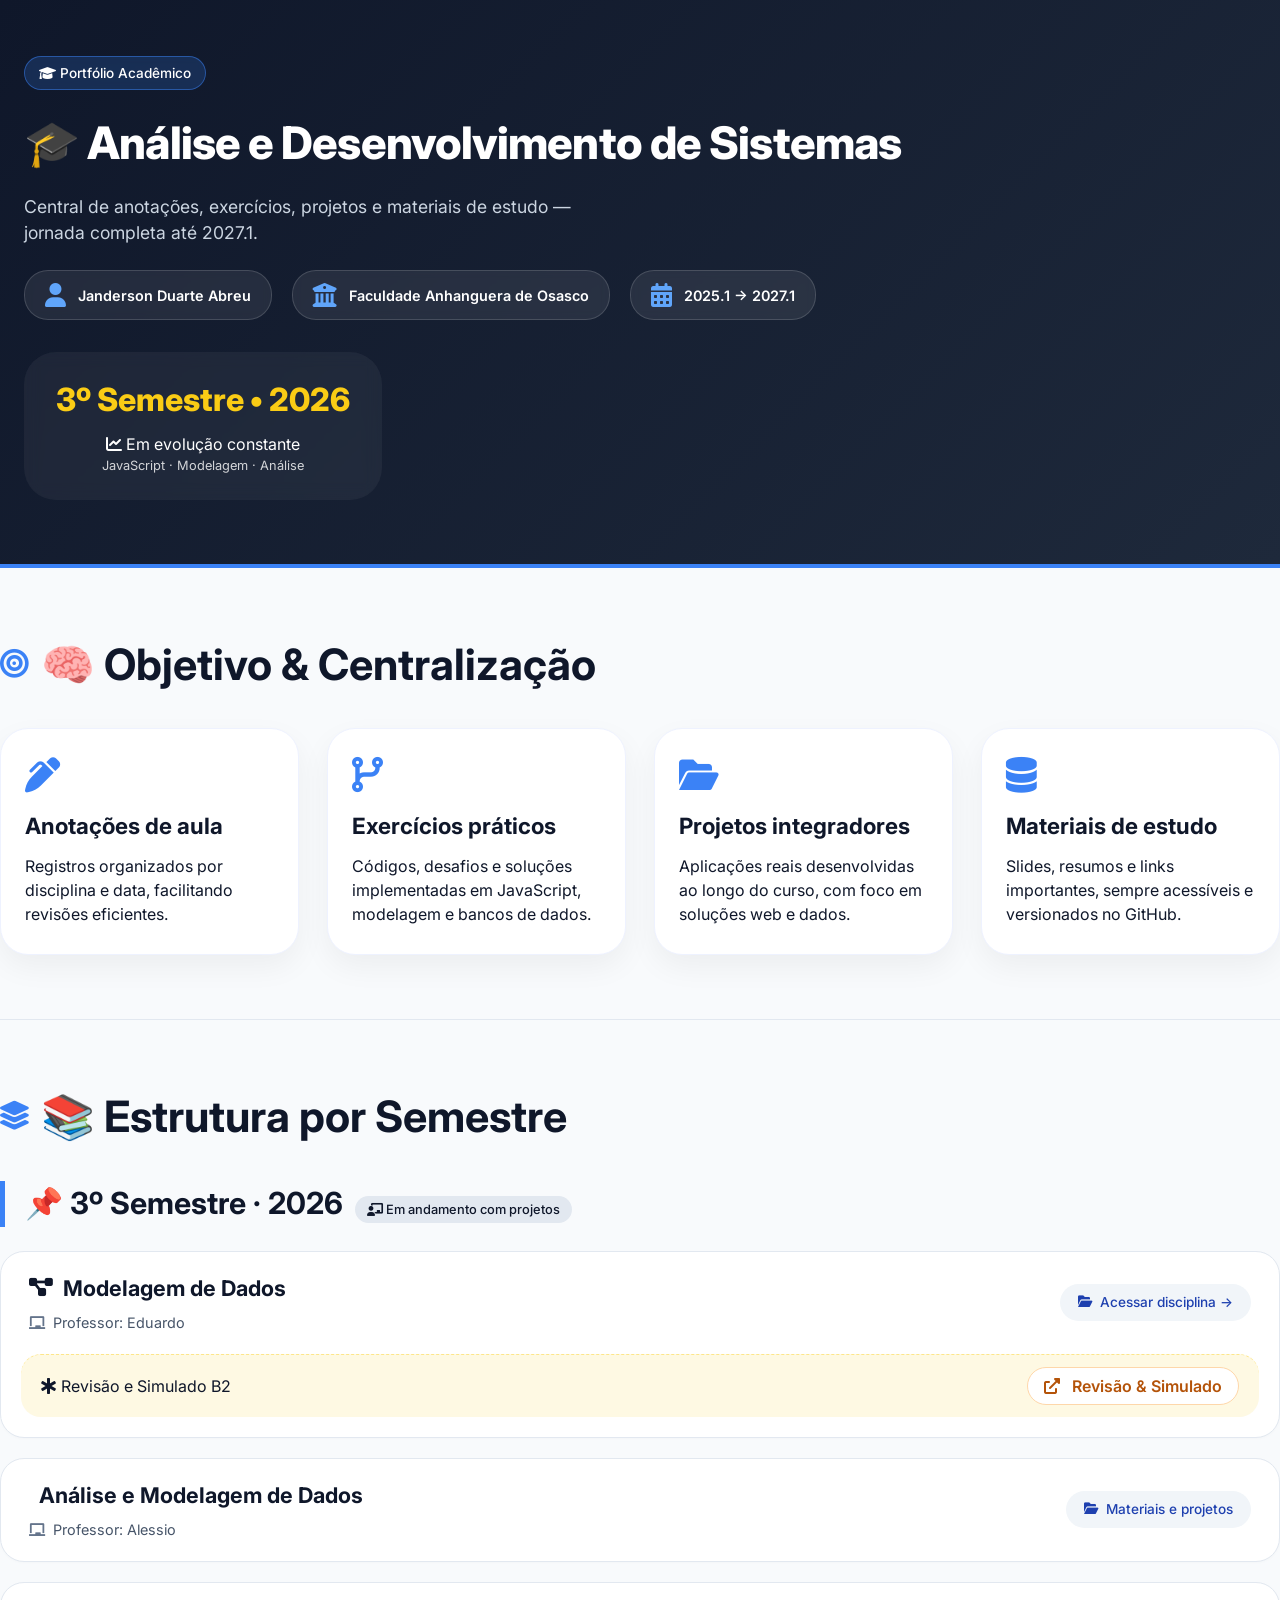
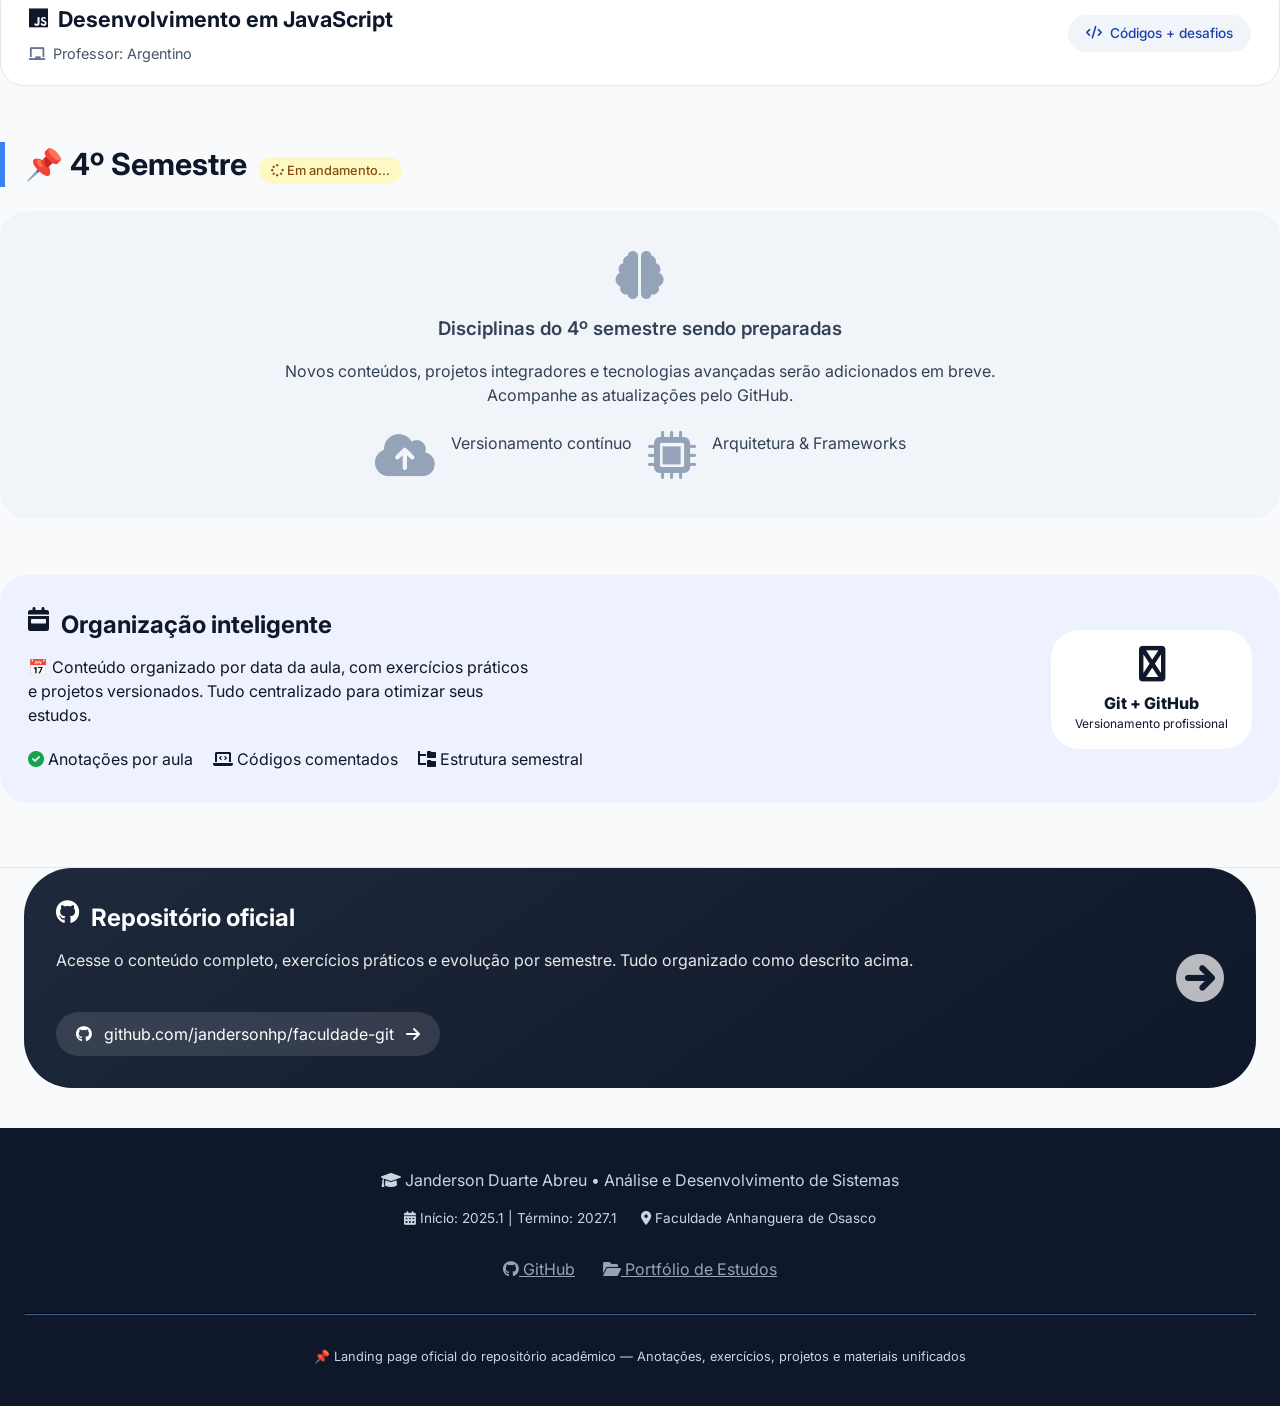
<file: index.html>
<!DOCTYPE html>
<html lang="pt-BR">
<head>
    <meta charset="UTF-8">
    <meta name="viewport" content="width=device-width, initial-scale=1.0, viewport-fit=cover">
    <title>ADS | Janderson Duarte Abreu | Faculdade Anhanguera</title>
    <!-- Google Fonts & simple reset -->
    <link href="https://fonts.googleapis.com/css2?family=Inter:opsz,wght@14..32,300;14..32,400;14..32,600;14..32,700;14..32,800&display=swap" rel="stylesheet">
    <!-- Font Awesome Icons (free) -->
    <link rel="stylesheet" href="https://cdnjs.cloudflare.com/ajax/libs/font-awesome/6.0.0-beta3/css/all.min.css">
    <style>
        * {
            margin: 0;
            padding: 0;
            box-sizing: border-box;
        }

        body {
            font-family: 'Inter', sans-serif;
            background-color: #f8fafc;
            color: #0f172a;
            line-height: 1.5;
            scroll-behavior: smooth;
        }

        .container {
            max-width: 1280px;
            margin: 0 auto;
            padding: 0 24px;
        }

        /* header / hero */
        .hero {
            background: linear-gradient(135deg, #0f172a 0%, #1e293b 100%);
            color: white;
            padding: 56px 0 64px 0;
            border-bottom: 4px solid #3b82f6;
        }

        .hero-content {
            display: flex;
            flex-wrap: wrap;
            justify-content: space-between;
            align-items: center;
            gap: 32px;
        }

        .hero-text h1 {
            font-size: 2.8rem;
            font-weight: 800;
            letter-spacing: -0.02em;
            margin-bottom: 12px;
        }

        .hero-text .badge {
            background: rgba(59,130,246,0.2);
            backdrop-filter: blur(4px);
            display: inline-block;
            padding: 6px 14px;
            border-radius: 40px;
            font-size: 0.85rem;
            font-weight: 500;
            margin-bottom: 20px;
            border: 1px solid rgba(59,130,246,0.5);
        }

        .hero-text p {
            font-size: 1.1rem;
            color: #cbd5e1;
            max-width: 550px;
            margin: 16px 0 24px 0;
        }

        .info-cards {
            display: flex;
            flex-wrap: wrap;
            gap: 20px;
            margin-top: 24px;
        }

        .info-card {
            background: rgba(255,255,255,0.08);
            backdrop-filter: blur(4px);
            border-radius: 24px;
            padding: 12px 20px;
            display: flex;
            align-items: center;
            gap: 12px;
            border: 1px solid rgba(255,255,255,0.15);
        }

        .info-card i {
            font-size: 1.5rem;
            color: #60a5fa;
        }

        .info-card span {
            font-weight: 600;
            font-size: 0.9rem;
        }

        .hero-stats {
            background: rgba(255,255,255,0.05);
            border-radius: 32px;
            padding: 24px 32px;
            text-align: center;
            backdrop-filter: blur(8px);
        }

        .hero-stats .period {
            font-size: 2rem;
            font-weight: 800;
            color: #facc15;
        }

        /* Seção objetivo / sobre */
        .section {
            padding: 64px 0;
            border-bottom: 1px solid #e2e8f0;
        }

        .section-title {
            font-size: 1.8rem;
            font-weight: 700;
            margin-bottom: 32px;
            display: flex;
            align-items: center;
            gap: 12px;
        }

        .section-title i {
            color: #3b82f6;
            font-size: 1.8rem;
        }

        .grid-cards {
            display: grid;
            grid-template-columns: repeat(auto-fit, minmax(280px, 1fr));
            gap: 28px;
        }

        .objective-card {
            background: white;
            border-radius: 28px;
            padding: 28px 24px;
            box-shadow: 0 12px 30px rgba(0,0,0,0.05);
            transition: transform 0.2s ease, box-shadow 0.2s;
            border: 1px solid #eef2ff;
        }

        .objective-card:hover {
            transform: translateY(-5px);
            box-shadow: 0 20px 35px rgba(0,0,0,0.08);
        }

        .objective-card i {
            font-size: 2.2rem;
            color: #3b82f6;
            margin-bottom: 16px;
        }

        .objective-card h3 {
            font-size: 1.4rem;
            margin-bottom: 12px;
        }

        /* disciplinas */
        .semester {
            margin-bottom: 56px;
        }

        .semester-header {
            display: flex;
            align-items: baseline;
            flex-wrap: wrap;
            gap: 12px;
            margin-bottom: 24px;
            border-left: 5px solid #3b82f6;
            padding-left: 20px;
        }

        .semester-title {
            font-size: 1.9rem;
            font-weight: 700;
        }

        .semester-badge {
            background: #e2e8f0;
            padding: 4px 12px;
            border-radius: 40px;
            font-weight: 500;
            font-size: 0.8rem;
        }

        .disciplines-list {
            display: flex;
            flex-direction: column;
            gap: 20px;
        }

        .discipline-card {
            background: white;
            border-radius: 24px;
            transition: all 0.2s;
            border: 1px solid #e2e8f0;
            overflow: hidden;
            box-shadow: 0 1px 3px rgba(0,0,0,0.02);
        }

        .discipline-card:hover {
            border-color: #b9d0f0;
            box-shadow: 0 8px 20px rgba(0,0,0,0.05);
        }

        .discipline-main {
            padding: 20px 28px;
            display: flex;
            flex-wrap: wrap;
            justify-content: space-between;
            align-items: center;
            gap: 12px;
        }

        .discipline-info h3 {
            font-size: 1.35rem;
            font-weight: 700;
            display: flex;
            align-items: center;
            gap: 10px;
            flex-wrap: wrap;
        }

        .professor {
            display: flex;
            align-items: center;
            gap: 8px;
            margin-top: 8px;
            color: #475569;
            font-size: 0.9rem;
        }

        .professor i {
            font-size: 0.9rem;
            color: #64748b;
        }

        .discipline-link {
            background: #f1f5f9;
            padding: 8px 18px;
            border-radius: 40px;
            text-decoration: none;
            font-weight: 500;
            font-size: 0.85rem;
            color: #1e40af;
            transition: background 0.2s;
            display: inline-flex;
            align-items: center;
            gap: 8px;
        }

        .discipline-link i {
            font-size: 0.8rem;
        }

        .discipline-link:hover {
            background: #e0e7ff;
            color: #1e3a8a;
        }

        .extra-link {
            background: #fef9e3;
            margin: 0 20px 20px 20px;
            padding: 12px 20px;
            border-radius: 20px;
            display: flex;
            justify-content: space-between;
            align-items: center;
            flex-wrap: wrap;
            gap: 12px;
            border-top: 1px dashed #fde68a;
        }

        .extra-link a {
            font-weight: 600;
            text-decoration: none;
            background: white;
            padding: 6px 16px;
            border-radius: 32px;
            color: #b45309;
            border: 1px solid #fed7aa;
            transition: 0.2s;
        }

        .extra-link a i {
            margin-right: 8px;
        }

        .extra-link a:hover {
            background: #fffbeb;
            border-color: #fdba74;
        }

        .in-progress {
            background: #f1f5f9;
            border-radius: 28px;
            padding: 40px 28px;
            text-align: center;
            color: #334155;
            display: flex;
            flex-direction: column;
            align-items: center;
            gap: 16px;
        }

        .in-progress i {
            font-size: 3rem;
            color: #94a3b8;
        }

        footer {
            background: #0f172a;
            color: #cbd5e1;
            padding: 40px 0;
            text-align: center;
        }

        .github-corner {
            font-size: 1rem;
            display: inline-flex;
            gap: 12px;
            align-items: center;
            background: #1e293b;
            padding: 10px 20px;
            border-radius: 60px;
            margin-top: 20px;
            text-decoration: none;
            color: white;
            transition: 0.2s;
        }

        .github-corner:hover {
            background: #2d3a4e;
        }

        @media (max-width: 780px) {
            .hero-content {
                flex-direction: column;
                text-align: center;
            }
            .hero-text h1 {
                font-size: 2rem;
            }
            .info-cards {
                justify-content: center;
            }
            .semester-header {
                flex-direction: column;
                border-left: none;
                padding-left: 0;
                border-top: 3px solid #3b82f6;
                padding-top: 16px;
            }
            .discipline-main {
                flex-direction: column;
                align-items: flex-start;
            }
        }
    </style>
</head>
<body>

<header class="hero">
    <div class="container hero-content">
        <div class="hero-text">
            <div class="badge">
                <i class="fas fa-graduation-cap"></i> Portfólio Acadêmico
            </div>
            <h1>🎓 Análise e Desenvolvimento de Sistemas</h1>
            <p>Central de anotações, exercícios, projetos e materiais de estudo — jornada completa até 2027.1.</p>
            <div class="info-cards">
                <div class="info-card"><i class="fas fa-user"></i><span>Janderson Duarte Abreu</span></div>
                <div class="info-card"><i class="fas fa-university"></i><span>Faculdade Anhanguera de Osasco</span></div>
                <div class="info-card"><i class="fas fa-calendar-alt"></i><span>2025.1 → 2027.1</span></div>
            </div>
        </div>
        <div class="hero-stats">
            <div class="period">3º Semestre • 2026</div>
            <div style="margin-top: 8px;"><i class="fas fa-chart-line"></i> Em evolução constante</div>
            <div style="font-size: 0.8rem; opacity: 0.8;">JavaScript · Modelagem · Análise</div>
        </div>
    </div>
</header>

<main>
    <!-- Objetivo Section -->
    <div class="container section">
        <div class="section-title">
            <i class="fas fa-bullseye"></i>
            <h2>🧠 Objetivo & Centralização</h2>
        </div>
        <div class="grid-cards">
            <div class="objective-card"><i class="fas fa-pen-alt"></i><h3>Anotações de aula</h3><p>Registros organizados por disciplina e data, facilitando revisões eficientes.</p></div>
            <div class="objective-card"><i class="fas fa-code-branch"></i><h3>Exercícios práticos</h3><p>Códigos, desafios e soluções implementadas em JavaScript, modelagem e bancos de dados.</p></div>
            <div class="objective-card"><i class="fas fa-folder-open"></i><h3>Projetos integradores</h3><p>Aplicações reais desenvolvidas ao longo do curso, com foco em soluções web e dados.</p></div>
            <div class="objective-card"><i class="fas fa-database"></i><h3>Materiais de estudo</h3><p>Slides, resumos e links importantes, sempre acessíveis e versionados no GitHub.</p></div>
        </div>
    </div>

    <!-- Estrutura por Semestre -->
    <div class="container section">
        <div class="section-title">
            <i class="fas fa-layer-group"></i>
            <h2>📚 Estrutura por Semestre</h2>
        </div>

        <!-- 3º Semestre (2026) detalhado -->
        <div class="semester">
            <div class="semester-header">
                <div class="semester-title">📌 3º Semestre · 2026</div>
                <div class="semester-badge"><i class="fas fa-chalkboard-user"></i> Em andamento com projetos</div>
            </div>
            <div class="disciplines-list">
                <!-- Modelagem de Dados -->
                <div class="discipline-card">
                    <div class="discipline-main">
                        <div class="discipline-info">
                            <h3><i class="fas fa-diagram-project"></i> Modelagem de Dados</h3>
                            <div class="professor"><i class="fas fa-chalkboard"></i> Professor: Eduardo</div>
                        </div>
                        <a href="https://jandersonhp.github.io/faculdade-git/2026/3-semestre/modelagem-de-dados" class="discipline-link" target="_blank" rel="noopener noreferrer"><i class="fas fa-folder-open"></i> Acessar disciplina →</a>
                    </div>
                    <div class="extra-link">
                        <span><i class="fas fa-star-of-life"></i> Revisão e Simulado B2</span>
                        <a href="https://jandersonhp.github.io/faculdade-git/2026/3-semestre/modelagem-de-dados/ResumoB2/" target="_blank" rel="noopener noreferrer"><i class="fas fa-external-link-alt"></i> Revisão & Simulado</a>
                    </div>
                </div>

                <!-- Análise e Modelagem de Dados -->
                <div class="discipline-card">
                    <div class="discipline-main">
                        <div class="discipline-info">
                            <h3><i class="fas fa-chart-simple"></i> Análise e Modelagem de Dados</h3>
                            <div class="professor"><i class="fas fa-chalkboard"></i> Professor: Alessio</div>
                        </div>
                        <a href="https://jandersonhp.github.io/faculdade-git/2026/3-semestre/analise-e-modelagem-de-dados" class="discipline-link" target="_blank" rel="noopener noreferrer"><i class="fas fa-folder-open"></i> Materiais e projetos</a>
                    </div>
                </div>

                <!-- Desenvolvimento em JavaScript -->
                <div class="discipline-card">
                    <div class="discipline-main">
                        <div class="discipline-info">
                            <h3><i class="fab fa-js"></i> Desenvolvimento em JavaScript</h3>
                            <div class="professor"><i class="fas fa-chalkboard"></i> Professor: Argentino</div>
                        </div>
                        <a href="https://jandersonhp.github.io/faculdade-git/2026/3-semestre/desenvolvimento-javascript" class="discipline-link" target="_blank" rel="noopener noreferrer"><i class="fas fa-code"></i> Códigos + desafios</a>
                    </div>
                </div>
            </div>
        </div>

        <!-- 4º Semestre "Em andamento" com visual dinâmico -->
        <div class="semester">
            <div class="semester-header">
                <div class="semester-title">📌 4º Semestre</div>
                <div class="semester-badge" style="background:#fef9c3; color:#854d0e;"><i class="fas fa-spinner fa-pulse"></i> Em andamento...</div>
            </div>
            <div class="in-progress">
                <i class="fas fa-brain"></i>
                <h3 style="font-weight: 600;">Disciplinas do 4º semestre sendo preparadas</h3>
                <p>Novos conteúdos, projetos integradores e tecnologias avançadas serão adicionados em breve.<br> Acompanhe as atualizações pelo GitHub.</p>
                <div style="display: flex; gap: 16px; margin-top: 8px;">
                    <i class="fas fa-cloud-arrow-up"></i> Versionamento contínuo
                    <i class="fas fa-microchip"></i> Arquitetura & Frameworks
                </div>
            </div>
        </div>

        <!-- Organização extra: Data e Exercícios -->
        <div style="margin-top: 40px; background: #eef2ff; border-radius: 28px; padding: 32px 28px;">
            <div style="display: flex; flex-wrap: wrap; gap: 32px; justify-content: space-between; align-items: center;">
                <div>
                    <h3 style="font-size: 1.5rem; display: flex; gap: 12px;"><i class="fas fa-calendar-week"></i> Organização inteligente</h3>
                    <p style="margin-top: 12px; max-width: 500px;">📅 Conteúdo organizado por data da aula, com exercícios práticos e projetos versionados. Tudo centralizado para otimizar seus estudos.</p>
                    <div style="display: flex; gap: 20px; margin-top: 20px; flex-wrap: wrap;">
                        <span><i class="fas fa-check-circle" style="color:#16a34a;"></i> Anotações por aula</span>
                        <span><i class="fas fa-laptop-code"></i> Códigos comentados</span>
                        <span><i class="fas fa-folder-tree"></i> Estrutura semestral</span>
                    </div>
                </div>
                <div style="background: white; border-radius: 28px; padding: 16px 24px; min-width: 180px; text-align: center;">
                    <i class="fas fa-git-alt" style="font-size: 2.2rem; color:#0f172a;"></i>
                    <div style="font-weight: 800; margin-top: 8px;">Git + GitHub</div>
                    <div style="font-size: 0.75rem;">Versionamento profissional</div>
                </div>
            </div>
        </div>
    </div>

    <!-- Acesso rápido ao repositório GitHub (Landing page baseada no repo) -->
    <div class="container" style="padding-bottom: 40px;">
        <div style="background: linear-gradient(145deg, #1e293b, #0f172a); border-radius: 48px; padding: 32px 32px; color: white; display: flex; flex-wrap: wrap; justify-content: space-between; align-items: center; gap: 20px;">
            <div>
                <h2 style="font-weight: 700; display: flex; gap: 12px;"><i class="fab fa-github"></i> Repositório oficial</h2>
                <p style="margin-top: 12px; opacity: 0.9;">Acesse o conteúdo completo, exercícios práticos e evolução por semestre. Tudo organizado como descrito acima.</p>
                <div style="margin-top: 20px;">
                    <a href="https://github.com/jandersonhp/faculdade-git" target="_blank" class="github-corner" style="background: #ffffff20; backdrop-filter: blur(4px);"><i class="fab fa-github"></i> github.com/jandersonhp/faculdade-git <i class="fas fa-arrow-right"></i></a>
                </div>
            </div>
            <div>
                <i class="fas fa-arrow-circle-right" style="font-size: 3rem; opacity: 0.7;"></i>
            </div>
        </div>
    </div>
</main>

<footer>
    <div class="container">
        <div style="display: flex; flex-direction: column; gap: 16px;">
            <div>
                <i class="fas fa-graduation-cap"></i> Janderson Duarte Abreu • Análise e Desenvolvimento de Sistemas
            </div>
            <div style="font-size: 0.85rem; display: flex; justify-content: center; gap: 24px; flex-wrap: wrap;">
                <span><i class="fas fa-calendar-alt"></i> Início: 2025.1 | Término: 2027.1</span>
                <span><i class="fas fa-map-marker-alt"></i> Faculdade Anhanguera de Osasco</span>
            </div>
            <div style="margin-top: 12px;">
                <a href="https://github.com/jandersonhp" target="_blank" style="color: #94a3b8; margin: 0 12px; transition: 0.2s;"><i class="fab fa-github"></i> GitHub</a>
                <a href="#" style="color: #94a3b8; margin: 0 12px;"><i class="fas fa-folder-open"></i> Portfólio de Estudos</a>
            </div>
            <hr style="border-color: #1e293b; margin: 16px 0;">
            <div style="font-size: 0.8rem;">📌 Landing page oficial do repositório acadêmico — Anotações, exercícios, projetos e materiais unificados</div>
        </div>
    </div>
</footer>

<!-- script suave para links externos, apenas garantia -->
<script>
    // pequeno efeito para garantir que links externos abram com segurança
    document.querySelectorAll('a[target="_blank"]').forEach(link => {
        link.setAttribute('rel', 'noopener noreferrer');
    });
    // animação de entrada suave (opcional)
    window.addEventListener('DOMContentLoaded', () => {
        const cards = document.querySelectorAll('.objective-card, .discipline-card');
        cards.forEach((card, idx) => {
            card.style.opacity = '0';
            card.style.transform = 'translateY(12px)';
            setTimeout(() => {
                card.style.transition = 'opacity 0.3s ease, transform 0.3s ease';
                card.style.opacity = '1';
                card.style.transform = 'translateY(0)';
            }, idx * 50);
        });
    });
</script>
</body>
</html>
</file>
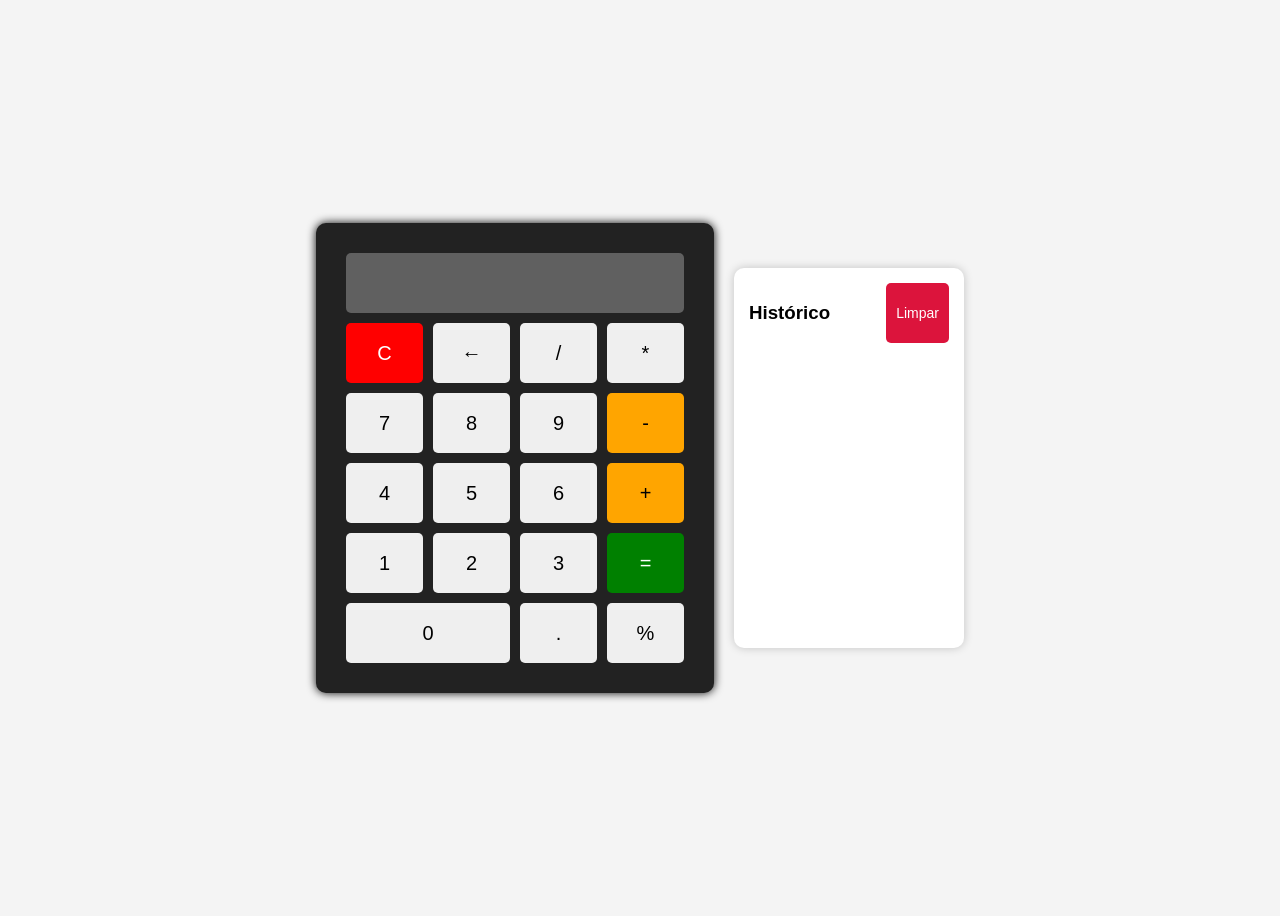
<file: 2026/3-semestre/desenvolvimento-javascript/1805Calculadora/index.html>
<!DOCTYPE html>
<html lang="en">
<head>
    <meta charset="UTF-8">
    <meta name="viewport" content="width=device-width, initial-scale=1.0">
    <link rel="stylesheet" href="style.css">
    <title>Calculadora</title>
</head>

<div class="calculadora">
  <input type="text" id="display" class="display" disabled>

  <div class="botoes">
    <button onclick="limpar()" class="limpar">C</button>
    <button onclick="apagar()">←</button>
    <button onclick="adicionar('/')">/</button>
    <button onclick="adicionar('*')">*</button>

    <button onclick="adicionar('7')">7</button>
    <button onclick="adicionar('8')">8</button>
    <button onclick="adicionar('9')">9</button>
    <button onclick="adicionar('-')" class="operador">-</button>

    <button onclick="adicionar('4')">4</button>
    <button onclick="adicionar('5')">5</button>
    <button onclick="adicionar('6')">6</button>
    <button onclick="adicionar('+')" class="operador">+</button>

    <button onclick="adicionar('1')">1</button>
    <button onclick="adicionar('2')">2</button>
    <button onclick="adicionar('3')">3</button>
    <button onclick="calcular()" class="igual">=</button>

    <button onclick="adicionar('0')" style="grid-column: span 2;">0</button>
    <button onclick="adicionar('.')">.</button>
    <button onclick="adicionar('/100')">%</button>
  </div>
</div>

<div class="historico">
    <div class="topoHistorico">
        <h3>Histórico</h3>
        <button onclick="limparHistorico()" class="btnLimparHistorico">
            Limpar
        </button>
    </div>

    <ul id="listaHistorico"></ul>
</div>
    
<body>
    <script src="script.js"></script>
</body>
</html>
</file>
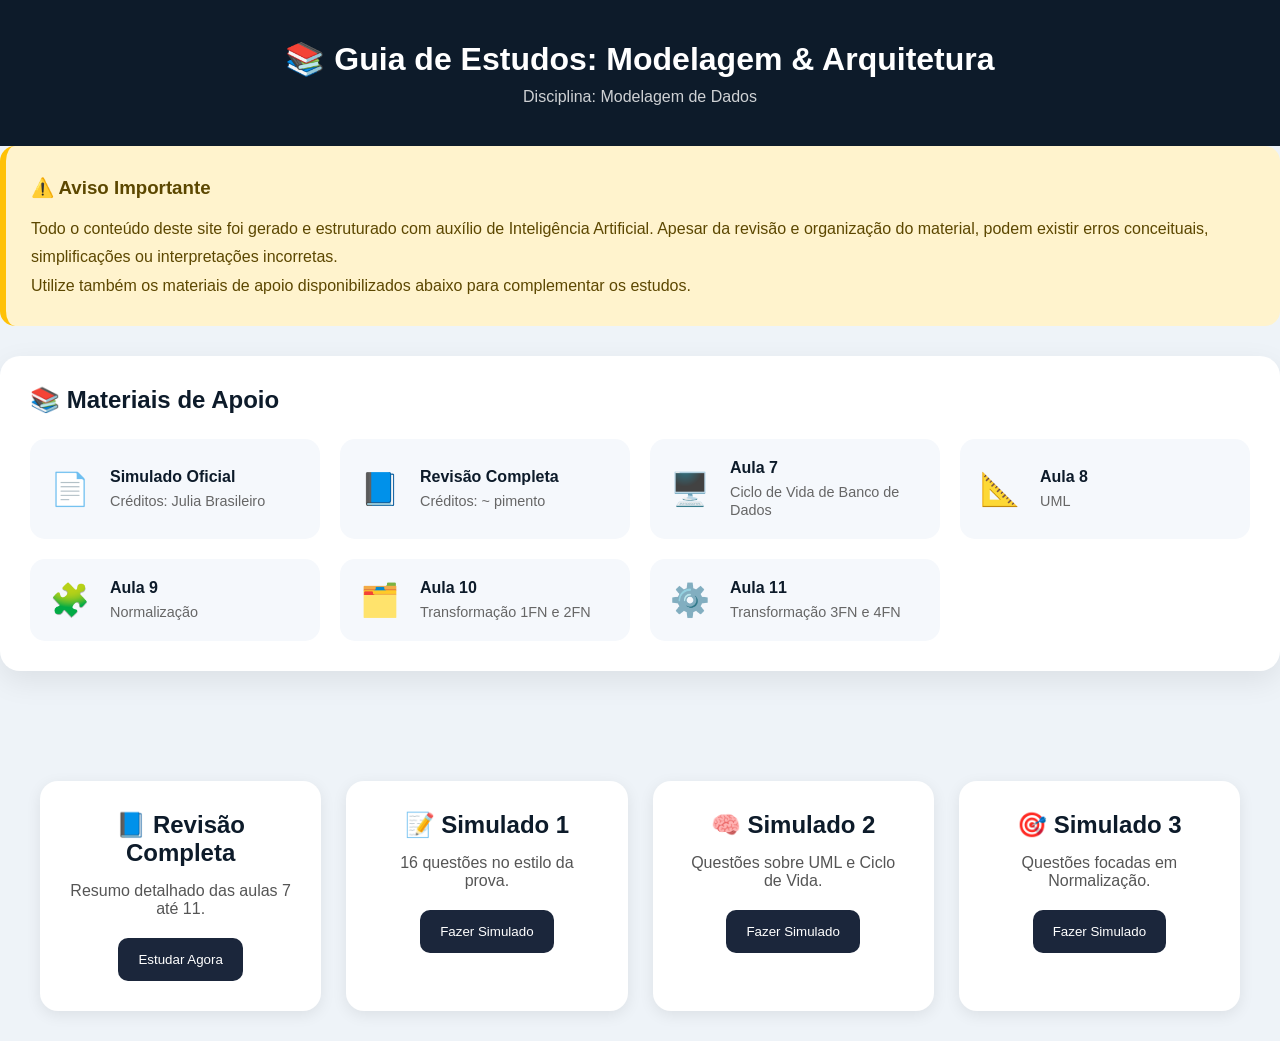
<file: 2026/3-semestre/modelagem-de-dados/ResumoB2/index.html>
<!DOCTYPE html>
<html lang="pt-br">
<head>
<meta charset="UTF-8">
<meta name="viewport" content="width=device-width, initial-scale=1.0">
<title>Guia de Estudos - Modelagem de Dados</title>

<link rel="stylesheet" href="style.css">

</head>
<body>

<header>
    <h1>📚 Guia de Estudos: Modelagem & Arquitetura</h1>
    <p>Disciplina: Modelagem de Dados</p>
</header>

<!-- HOME -->
 <div class="disclaimer">

    <h3>⚠️ Aviso Importante</h3>

    <p>
        Todo o conteúdo deste site foi gerado e estruturado com auxílio de Inteligência Artificial.
        Apesar da revisão e organização do material, podem existir erros conceituais,
        simplificações ou interpretações incorretas.
    </p>

    <p>
        Utilize também os materiais de apoio disponibilizados abaixo para complementar os estudos.
    </p>

</div>

<div class="materiais-card">

    <h2>📚 Materiais de Apoio</h2>

<div class="materiais-grid">

    <!-- PDFS -->

    <a href="src/Simulado.pdf"
       target="_blank"
       class="material-item">

        <div class="icone">📄</div>

        <div>
            <h4>Simulado Oficial</h4>
            <span>Créditos: Julia Brasileiro</span>
        </div>

    </a>

    <a href="src/Revisao_Modelagem_Dados.pdf"
       target="_blank"
       class="material-item">

        <div class="icone">📘</div>

        <div>
            <h4>Revisão Completa</h4>
            <span>Créditos: ~ pimento</span>
        </div>

    </a>

    <!-- AULAS -->

    <a href="src/AULA 7 -CICLO DE VIDA DE  UM BANCO DE DADOS.pptx"
       target="_blank"
       class="material-item">

        <div class="icone">🖥️</div>

        <div>
            <h4>Aula 7</h4>
            <span>Ciclo de Vida de Banco de Dados</span>
        </div>

    </a>

    <a href="src/AULA 8  - UML.pptx"
       target="_blank"
       class="material-item">

        <div class="icone">📐</div>

        <div>
            <h4>Aula 8</h4>
            <span>UML</span>
        </div>

    </a>

    <a href="src/AULA 9  - NORMALIZAÇÃO.pptx"
       target="_blank"
       class="material-item">

        <div class="icone">🧩</div>

        <div>
            <h4>Aula 9</h4>
            <span>Normalização</span>
        </div>

    </a>

    <a href="src/AULA 10  - TRANSFORMAÇÃO 1FN E 2FN.pptx"
       target="_blank"
       class="material-item">

        <div class="icone">🗂️</div>

        <div>
            <h4>Aula 10</h4>
            <span>Transformação 1FN e 2FN</span>
        </div>

    </a>

    <a href="src/AULA 11  - TRANSFORMAÇÃO 3FN E 4FN.pptx"
       target="_blank"
       class="material-item">

        <div class="icone">⚙️</div>

        <div>
            <h4>Aula 11</h4>
            <span>Transformação 3FN e 4FN</span>
        </div>

    </a>

</div>
</div>
<section id="home" class="pagina ativa">

    <div class="hero">

        <div class="hero-card">
            <h2>📘 Revisão Completa</h2>
            <p>Resumo detalhado das aulas 7 até 11.</p>

            <button onclick="abrirPagina('revisao')">
                Estudar Agora
            </button>
        </div>

        <div class="hero-card">
            <h2>📝 Simulado 1</h2>
            <p>16 questões no estilo da prova.</p>

            <button onclick="abrirPagina('simulado1')">
                Fazer Simulado
            </button>
        </div>

        <div class="hero-card">
            <h2>🧠 Simulado 2</h2>
            <p>Questões sobre UML e Ciclo de Vida.</p>

            <button onclick="abrirPagina('simulado2')">
                Fazer Simulado
            </button>
        </div>

        <div class="hero-card">
            <h2>🎯 Simulado 3</h2>
            <p>Questões focadas em Normalização.</p>

            <button onclick="abrirPagina('simulado3')">
                Fazer Simulado
            </button>
        </div>

    </div>

</section>

<!-- REVISÃO -->
<section id="revisao" class="pagina">

    <button class="voltar" onclick="abrirPagina('home')">
        ⬅ Voltar ao Início
    </button>

    <div class="titulo-revisao">
        <h2>📘 Revisão Completa</h2>
        <p>
            Guia definitivo de preparação para a avaliação oficial.
        </p>
    </div>

    <!-- AULA 7 -->
    <div class="bloco">

        <div class="tag-aula">
            AULA 7
        </div>

        <h3>🗄️ Ciclo de Vida de um Banco de Dados</h3>

        <p class="texto">
            O desenvolvimento de um banco de dados acompanha o ciclo
            completo da engenharia de software, desde o levantamento
            de requisitos até sua evolução em produção.
        </p>

        <div class="topico-importante">
            ⚠️ CAI MUITO NA PROVA:
            Estudo Inicial → Projeto → Implementação →
            Testes → Operação/Manutenção
        </div>

        <div class="topico">

            <h4>1. Estudo Inicial</h4>

            <ul>
                <li>Levantamento de requisitos</li>
                <li>Definição do escopo</li>
                <li>Identificação de riscos</li>
                <li>Regras de negócio</li>
                <li>Fronteiras do sistema</li>
            </ul>

        </div>

        <div class="topico">

            <h4>2. Projeto do Banco de Dados</h4>

            <div class="tabela-estudo">

                <div class="linha">
                    <div class="coluna titulo">
                        Projeto Conceitual
                    </div>

                    <div class="coluna">
                        Modelo abstrato independente do SGBD.
                    </div>
                </div>

                <div class="linha">
                    <div class="coluna titulo">
                        Escolha do SGBD
                    </div>

                    <div class="coluna">
                        Seleção da tecnologia ideal.
                    </div>
                </div>

                <div class="linha">
                    <div class="coluna titulo">
                        Projeto Lógico
                    </div>

                    <div class="coluna">
                        Conversão do DER em tabelas.
                    </div>
                </div>

                <div class="linha">
                    <div class="coluna titulo">
                        Projeto Físico
                    </div>

                    <div class="coluna">
                        Scripts SQL, índices e restrições.
                    </div>
                </div>

            </div>

        </div>

        <div class="topico">

            <h4>3. Implementação e Carga</h4>

            <ul>
                <li>Instalação do SGBD</li>
                <li>Execução de scripts</li>
                <li>Conversão histórica de dados</li>
                <li>Migração de dados antigos</li>
            </ul>

        </div>

        <div class="topico">

            <h4>4. Teste e Avaliação</h4>

            <ul>
                <li>Testes de integridade</li>
                <li>Testes de segurança</li>
                <li>Testes de desempenho</li>
                <li>Consultas pesadas</li>
            </ul>

        </div>

        <div class="topico">

            <h4>5. Operação e Manutenção</h4>

            <ul>
                <li>Banco entra em produção</li>
                <li>Backups</li>
                <li>Monitoramento</li>
                <li>Otimização de índices</li>
                <li>Evolução estrutural</li>
            </ul>

        </div>

    </div>

    <!-- MODELAGEM -->
    <div class="bloco">

        <h3>🧠 Estratégias de Modelagem</h3>

        <div class="comparacao">

            <div class="comparacao-card topdown">

                <h4>TOP-DOWN</h4>

                <p>
                    Parte da visão geral do negócio
                    para o detalhamento dos atributos.
                </p>

                <ul>
                    <li>Entidades primeiro</li>
                    <li>Atributos depois</li>
                    <li>Ideal para sistemas complexos</li>
                </ul>

            </div>

            <div class="comparacao-card bottomup">

                <h4>BOTTOM-UP</h4>

                <p>
                    Parte dos atributos isolados
                    até formar tabelas.
                </p>

                <ul>
                    <li>Atributos primeiro</li>
                    <li>Tabelas depois</li>
                    <li>Ideal para sistemas pequenos</li>
                </ul>

            </div>

        </div>

        <div class="topico">

            <h4>MIDDLE-UP-DOWN</h4>

            <p class="texto">
                Técnica híbrida onde o projetista alterna
                entre visão macro e microatributos.
            </p>

        </div>

        <div class="topico-importante">
            ⚠️ PEGADINHA:
            Bottom-Up começa pelos atributos.
        </div>

    </div>

    <!-- DICIONÁRIO -->
    <div class="bloco">

        <h3>📚 Dicionário de Dados (Metadados)</h3>

        <p class="texto">
            Documento oficial que descreve tabelas,
            colunas, tipos de dados, PKs, FKs,
            limites e permissões.
        </p>

        <div class="flashcard">
            <strong>Metadados:</strong>
            Dados sobre os dados.
        </div>

    </div>

    <!-- UML -->
    <div class="bloco">

        <div class="tag-aula">
            AULA 8
        </div>

        <h3>📐 UML (Unified Modeling Language)</h3>

        <p class="texto">
            Linguagem gráfica internacional usada para
            visualizar, especificar e documentar sistemas.
        </p>

        <div class="topico-importante">
            ⚠️ UML NÃO é linguagem de programação.
        </div>

        <div class="topico">

            <h4>Relacionamentos</h4>

            <div class="grid-cards">

                <div class="mini-card">
                    <h5>Associação</h5>
                    <p>Ligação estrutural simples.</p>
                </div>

                <div class="mini-card">
                    <h5>Agregação</h5>
                    <p>Relação todo-parte.</p>
                </div>

                <div class="mini-card">
                    <h5>Dependência</h5>
                    <p>Mudança afeta outro elemento.</p>
                </div>

            </div>

        </div>

        <div class="topico">

            <h4>Diagramas UML</h4>

            <div class="grid-diagramas">

                <div class="diag-card">
                    <strong>Casos de Uso</strong>
                    <span>Interação usuário/sistema</span>
                </div>

                <div class="diag-card">
                    <strong>Classes</strong>
                    <span>Estrutura estática</span>
                </div>

                <div class="diag-card">
                    <strong>Sequência</strong>
                    <span>Ordem temporal</span>
                </div>

                <div class="diag-card">
                    <strong>Atividades</strong>
                    <span>Fluxo do processo</span>
                </div>

                <div class="diag-card">
                    <strong>Estado</strong>
                    <span>Status do objeto</span>
                </div>

                <div class="diag-card">
                    <strong>Implantação</strong>
                    <span>Servidores e hardware</span>
                </div>

            </div>

        </div>

    </div>

    <!-- NORMALIZAÇÃO -->
    <div class="bloco">

        <div class="tag-aula">
            AULAS 9, 10 e 11
        </div>

        <h3>🧩 Normalização & Dependência Funcional</h3>

        <div class="flashcard destaque">

            <strong>Objetivos da Normalização</strong>

            <ul>
                <li>Reduzir redundância</li>
                <li>Evitar anomalias</li>
                <li>Melhorar integridade</li>
                <li>Economizar espaço</li>
            </ul>

        </div>

        <div class="topico">

            <h4>Classificação dos Atributos</h4>

            <div class="grid-atributos">

                <div class="atributo-card">
                    <h5>Atômico</h5>
                    <p>Indivisível</p>
                    <span>Ex: CPF</span>
                </div>

                <div class="atributo-card">
                    <h5>Composto</h5>
                    <p>Divisível</p>
                    <span>Ex: Endereço</span>
                </div>

                <div class="atributo-card">
                    <h5>Monovalorado</h5>
                    <p>Um valor</p>
                    <span>Ex: Matrícula</span>
                </div>

                <div class="atributo-card">
                    <h5>Multivalorado</h5>
                    <p>Vários valores</p>
                    <span>Ex: Telefone</span>
                </div>

                <div class="atributo-card">
                    <h5>Derivado</h5>
                    <p>Calculado</p>
                    <span>Ex: Idade</span>
                </div>

            </div>

        </div>

        <div class="topico">

            <h4>Dependência Funcional</h4>

            <div class="codigo">
                X → Y
            </div>

            <p>
                X determina o valor de Y.
            </p>

            <div class="grid-cards">

                <div class="mini-card">
                    <h5>Total</h5>
                    <p>Depende da PK inteira.</p>
                </div>

                <div class="mini-card">
                    <h5>Parcial</h5>
                    <p>Depende de parte da PK.</p>
                </div>

                <div class="mini-card">
                    <h5>Transitiva</h5>
                    <p>Depende de outro campo não-chave.</p>
                </div>

            </div>

        </div>

        <div class="topico">

            <h4>Formas Normais</h4>

            <div class="normal-card">
                <h5>1FN</h5>

                <ul>
                    <li>Campos atômicos</li>
                    <li>Sem listas internas</li>
                    <li>Sem grupos repetidos</li>
                </ul>

                <div class="topico-importante">
                    Telefones vão para outra tabela.
                </div>
            </div>

            <div class="normal-card">
                <h5>2FN</h5>

                <ul>
                    <li>Estar na 1FN</li>
                    <li>Sem dependência parcial</li>
                </ul>

            </div>

            <div class="normal-card">
                <h5>3FN</h5>

                <ul>
                    <li>Estar na 2FN</li>
                    <li>Sem dependência transitiva</li>
                    <li>Sem atributos derivados</li>
                </ul>

            </div>

            <div class="normal-card">
                <h5>4FN</h5>

                <ul>
                    <li>Sem dependências multivaloradas</li>
                    <li>Evita redundância combinatória</li>
                </ul>

            </div>

        </div>

    </div>

    <!-- RESUMÃO -->
    <div class="bloco resumo-rapido">

        <h3>⚡ Resumo Rápido</h3>

        <div class="tabela-resumo">

            <div class="linha">
                <div class="coluna titulo">1FN</div>
                <div class="coluna">Atomicidade</div>
            </div>

            <div class="linha">
                <div class="coluna titulo">2FN</div>
                <div class="coluna">Dependência parcial</div>
            </div>

            <div class="linha">
                <div class="coluna titulo">3FN</div>
                <div class="coluna">Dependência transitiva</div>
            </div>

            <div class="linha">
                <div class="coluna titulo">4FN</div>
                <div class="coluna">Dependência multivalorada</div>
            </div>

        </div>

    </div>

    <footer>
        Janderson Duarte • GitHub: <a href="github.com/jandersonhp">jandersonhp</a>
    </footer>

</section>
<!-- SIMULADO 1 -->
<section id="simulado1" class="pagina">

    <button class="voltar" onclick="abrirPagina('home')">
        ⬅ Voltar ao Início
    </button>

    <h2>📝 Simulado 1</h2>

<div class="score-box">

    <div>
        🏆 Pontuação:
        <span id="score1">0</span> / 4000
    </div>

    <div>
        ✅ Acertos:
        <span id="acertos1">0</span>
    </div>

    <div>
        ❌ Erros:
        <span id="erros1">0</span>
    </div>

</div>

    <div id="quiz1"></div>

</section>

<!-- SIMULADO 2 -->
<section id="simulado2" class="pagina">

    <button class="voltar" onclick="abrirPagina('home')">
        ⬅ Voltar ao Início
    </button>

    <h2>🧠 Simulado 2</h2>

<div class="score-box">

    <div>
        🏆 Pontuação:
        <span id="score1">0</span> / 4000
    </div>

    <div>
        ✅ Acertos:
        <span id="acertos1">0</span>
    </div>

    <div>
        ❌ Erros:
        <span id="erros1">0</span>
    </div>

</div>

    <div id="quiz2"></div>

</section>

<!-- SIMULADO 3 -->
<section id="simulado3" class="pagina">

    <button class="voltar" onclick="abrirPagina('home')">
        ⬅ Voltar ao Início
    </button>

    <h2>🎯 Simulado 3</h2>

<div class="score-box">

    <div>
        🏆 Pontuação:
        <span id="score1">0</span> / 4000
    </div>

    <div>
        ✅ Acertos:
        <span id="acertos1">0</span>
    </div>

    <div>
        ❌ Erros:
        <span id="erros1">0</span>
    </div>

</div>

    <div id="quiz3"></div>

</section>
<script src="script.js"></script>

</body>
</html>
</file>
<file: 2026/3-semestre/desenvolvimento-javascript/1805Calculadora/style.css>
.historico{
    margin-left: 20px;
    background: white;
    padding: 15px;
    border-radius: 10px;
    width: 200px;
    height: 350px;
    overflow-y: auto;
    box-shadow: 0 0 10px rgba(0,0,0,0.2);
}

.historico ul{
    list-style: none;
    padding: 0;
}

.historico li{
    padding: 5px 0;
    border-bottom: 1px solid #ccc;
    font-size: 18px;
}
.topoHistorico{
    display: flex;
    justify-content: space-between;
    align-items: center;
    margin-bottom: 10px;
}

.btnLimparHistorico{
    background: crimson;
    color: white;
    padding: 5px 10px;
    font-size: 14px;
}

.itemHistorico{
    display: flex;
    justify-content: space-between;
    align-items: center;
    gap: 10px;
}

.btnApagar{
    background: red;
    color: white;
    width: 30px;
    height: 30px;
    font-size: 16px;
}
body {
  font-family: Arial, sans-serif;
  display: flex;
  justify-content: center;
  align-items: center;
  height: 100vh;
  background: #f4f4f4;
}

.calculadora {
  background: #222;
  padding: 30px;
  border-radius: 10px;
  box-shadow: 0 0 10px rgba(0, 0, 0, 0.993);
}

.display {
  width: 97%;
  height: 50px;
  margin-bottom: 10px;
  font-size: 24px;
  text-align: right;
  padding: 5px;
  border: none;
  border-radius: 5px;
  color: white;
}

.botoes {
  display: grid;
  grid-template-columns: repeat(4, 77px);
  gap: 10px;
}

button {
  height: 60px;
  font-size: 20px;
  border: none;
  border-radius: 5px;
  cursor: pointer;
}

.operador { background: orange; }
.igual { background: green; color: white; }
.limpar { background: red; color: white; }
</file>
<file: 2026/3-semestre/modelagem-de-dados/ResumoB2/style.css>
*{
    margin:0;
    padding:0;
    box-sizing:border-box;
    font-family:Arial, Helvetica, sans-serif;
}

body{
    background:#eef3f8;
    color:#1d1d1d;
}

header{
    background:#0d1b2a;
    color:white;
    text-align:center;
    padding:40px 20px;
}

header h1{
    margin-bottom:10px;
}

header p{
    opacity:.8;
}

.pagina{
    display:none;
    padding:30px;
}

.ativa{
    display:block;
}

.hero{
    max-width:1200px;
    margin:auto;
    display:grid;
    grid-template-columns:repeat(auto-fit,minmax(250px,1fr));
    gap:25px;
    margin-top:40px;
}

.hero-card{
    background:white;
    border-radius:18px;
    padding:30px;
    box-shadow:0 4px 15px rgba(0,0,0,.08);
    text-align:center;
}

.hero-card h2{
    margin-bottom:15px;
    color:#0d1b2a;
}

.hero-card p{
    margin-bottom:20px;
    color:#555;
}

button{
    border:none;
    background:#1b263b;
    color:white;
    padding:14px 20px;
    border-radius:10px;
    cursor:pointer;
    transition:.3s;
}

button:hover{
    background:#415a77;
    transform:translateY(-2px);
}

.voltar{
    margin-bottom:25px;
}

.bloco{
    max-width:1200px;
    margin:30px auto;
    background:white;
    padding:30px;
    border-radius:20px;
    box-shadow:0 4px 15px rgba(0,0,0,.08);
}

.bloco h3{
    margin-bottom:20px;
    color:#0d1b2a;
}

.topico{
    margin-bottom:25px;
}

.topico h4{
    margin-bottom:10px;
    color:#1b263b;
}

.topico ul{
    padding-left:20px;
}

.topico li{
    margin-bottom:8px;
}

.comparacao{
    display:grid;
    grid-template-columns:repeat(auto-fit,minmax(300px,1fr));
    gap:20px;
}

.comparacao-card{
    background:#f6f9fc;
    padding:20px;
    border-radius:15px;
}

.grid-atributos{
    display:grid;
    grid-template-columns:repeat(auto-fit,minmax(220px,1fr));
    gap:20px;
}

.atributo-card{
    background:#f5f7fa;
    padding:20px;
    border-radius:15px;
}

.atributo-card h4{
    margin-bottom:10px;
    color:#0d1b2a;
}

.atributo-card span{
    display:block;
    margin-top:10px;
    font-weight:bold;
    color:#415a77;
}

.normal-card{
    background:#f5f8fc;
    padding:20px;
    border-radius:15px;
    margin-bottom:20px;
}

.codigo{
    background:#0d1b2a;
    color:#fff;
    padding:15px;
    border-radius:10px;
    margin:15px 0;
    font-size:1.2rem;
}

.quiz-header{
    display:flex;
    justify-content:space-between;
    align-items:center;
    margin-bottom:25px;
    flex-wrap:wrap;
    gap:15px;
}

.placar{
    background:#0d1b2a;
    color:white;
    padding:15px;
    border-radius:10px;
    font-size:1.1rem;
}

.questao{
    background:white;
    max-width:1100px;
    margin:20px auto;
    padding:25px;
    border-radius:18px;
    box-shadow:0 4px 15px rgba(0,0,0,.08);
}

.questao h3{
    margin-bottom:20px;
}

.opcao{
    width:100%;
    margin-bottom:10px;
    text-align:left;
}

.correta{
    background:#28a745 !important;
}

.errada{
    background:#dc3545 !important;
}

.feedback{
    margin-top:15px;
    padding:15px;
    border-radius:10px;
    background:#eef3f8;
}

footer{
    text-align:center;
    margin-top:40px;
    color:#555;
    padding:20px;
}

@media(max-width:700px){

    .pagina{
        padding:15px;
    }

    header h1{
        font-size:1.7rem;
    }

}

.titulo-revisao{
    text-align:center;
    margin-bottom:30px;
}

.texto{
    line-height:1.8;
    color:#444;
}

.tag-aula{
    display:inline-block;
    background:#0d1b2a;
    color:white;
    padding:8px 14px;
    border-radius:30px;
    margin-bottom:20px;
    font-size:.9rem;
    font-weight:bold;
}

.topico-importante{
    background:#fff3cd;
    color:#856404;
    padding:15px;
    border-left:5px solid #ffc107;
    border-radius:10px;
    margin:20px 0;
    font-weight:bold;
}

.flashcard{
    background:#eef4ff;
    padding:20px;
    border-radius:15px;
    margin-top:20px;
}

.flashcard.destaque{
    background:#dff6e3;
}

.grid-cards{
    display:grid;
    grid-template-columns:repeat(auto-fit,minmax(220px,1fr));
    gap:20px;
    margin-top:20px;
}

.mini-card{
    background:#f5f7fa;
    padding:20px;
    border-radius:15px;
}

.mini-card h5{
    margin-bottom:10px;
    color:#0d1b2a;
}

.grid-diagramas{
    display:grid;
    grid-template-columns:repeat(auto-fit,minmax(220px,1fr));
    gap:20px;
    margin-top:20px;
}

.diag-card{
    background:#f5f8fc;
    padding:20px;
    border-radius:15px;
}

.diag-card strong{
    display:block;
    margin-bottom:10px;
    color:#0d1b2a;
}

.tabela-estudo,
.tabela-resumo{
    margin-top:20px;
}

.linha{
    display:flex;
    border-bottom:1px solid #dfe6ee;
}

.coluna{
    flex:1;
    padding:15px;
}

.coluna.titulo{
    background:#f5f8fc;
    font-weight:bold;
}

.topdown{
    border-top:5px solid #0077b6;
}

.bottomup{
    border-top:5px solid #ff6b00;
}

.resumo-rapido{
    border:3px solid #0d1b2a;
}

.disclaimer{

    background:#fff3cd;
    border-left:6px solid #ffc107;

    padding:25px;

    border-radius:15px;

    margin-bottom:30px;

    color:#5c4700;

    line-height:1.8;
}

.disclaimer h3{

    margin-bottom:10px;
}

.materiais-card{

    background:white;

    padding:30px;

    border-radius:20px;

    margin-bottom:40px;

    box-shadow:0 10px 30px rgba(0,0,0,.08);
}

.materiais-card h2{

    margin-bottom:25px;

    color:#0d1b2a;
}

.materiais-grid{

    display:grid;

    grid-template-columns:repeat(auto-fit,minmax(260px,1fr));

    gap:20px;
}

.material-item{

    display:flex;

    align-items:center;

    gap:20px;

    background:#f5f8fc;

    padding:20px;

    border-radius:15px;

    text-decoration:none;

    transition:.3s;
}

.material-item:hover{

    transform:translateY(-5px);

    background:#eaf2ff;
}

.material-item h4{

    color:#0d1b2a;

    margin-bottom:6px;
}

.material-item span{

    color:#666;

    font-size:.9rem;
}

.icone{

    font-size:2rem;
}

footer{

    text-align:center;

    margin-top:40px;

    padding:25px;

    color:#666;
}

footer a{

    color:#0d1b2a;

    text-decoration:none;

    font-weight:bold;
}

footer a:hover{

    text-decoration:underline;
}
</file>
